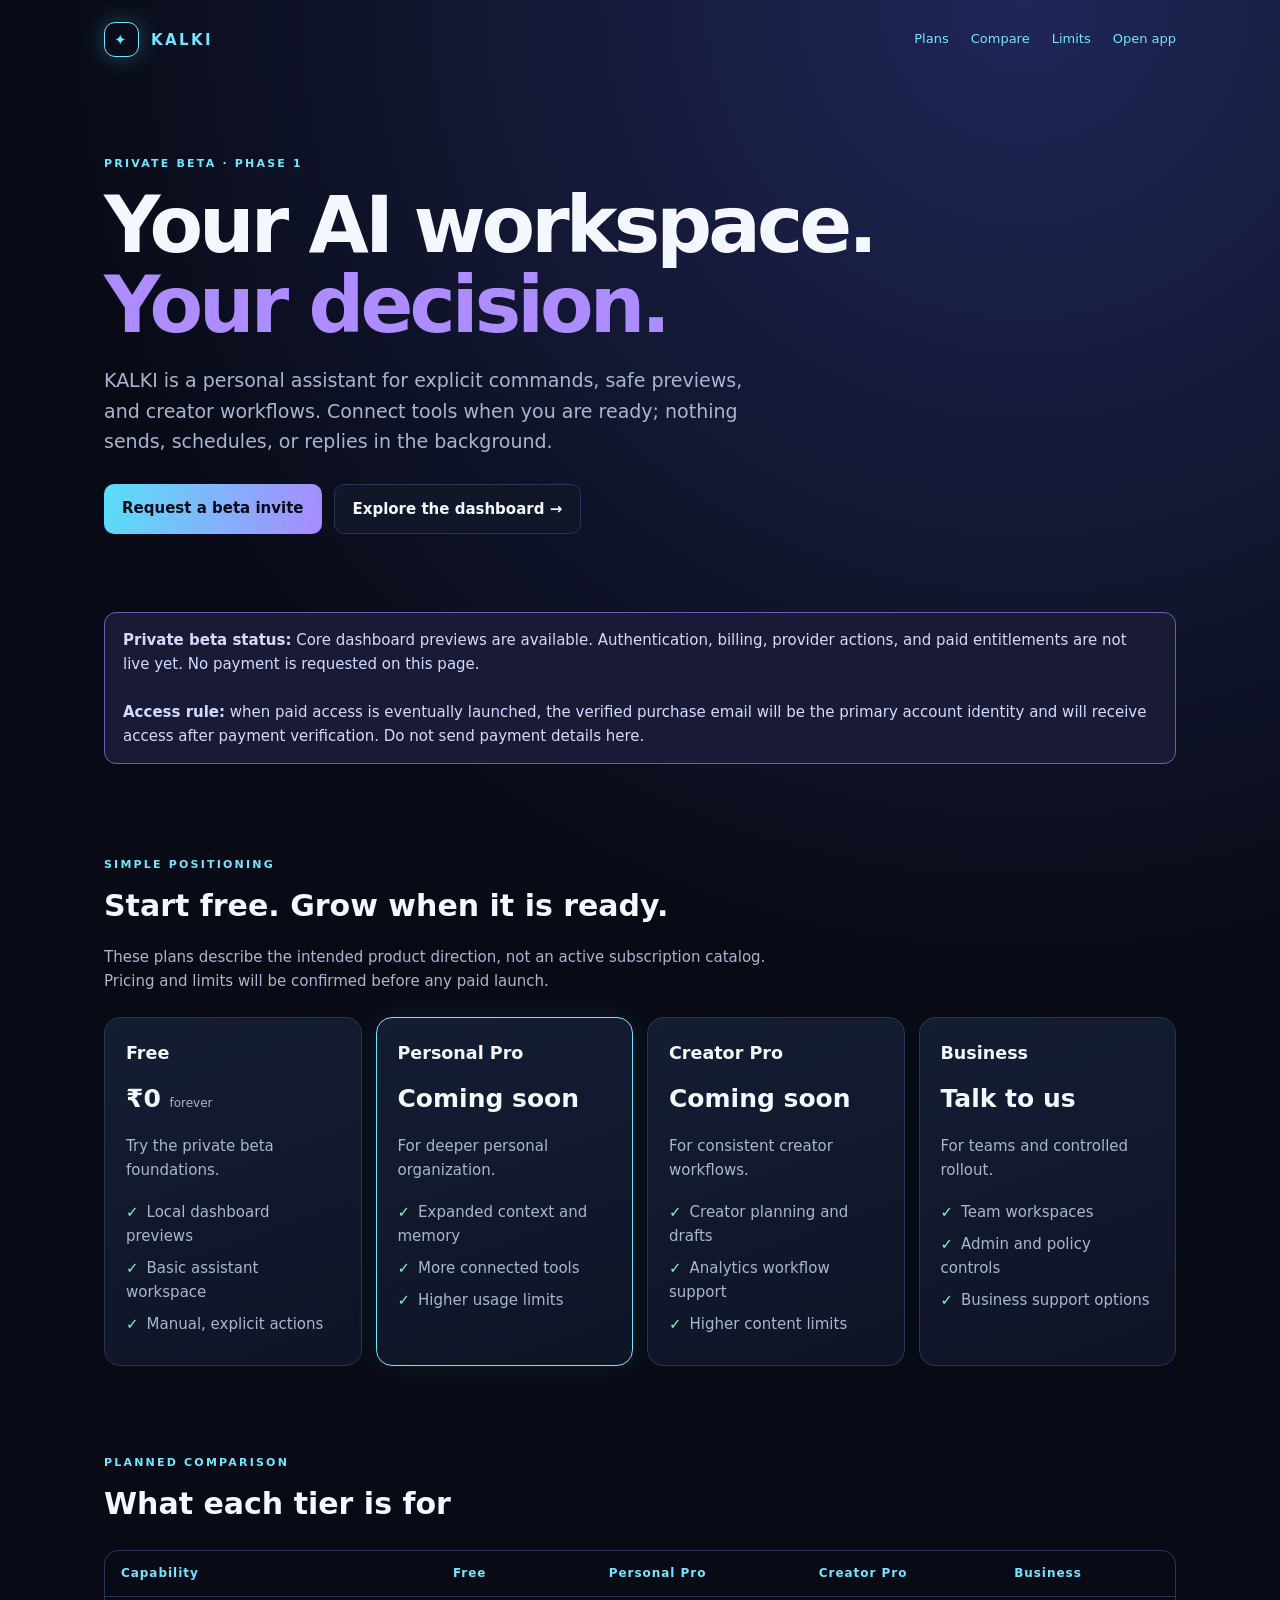
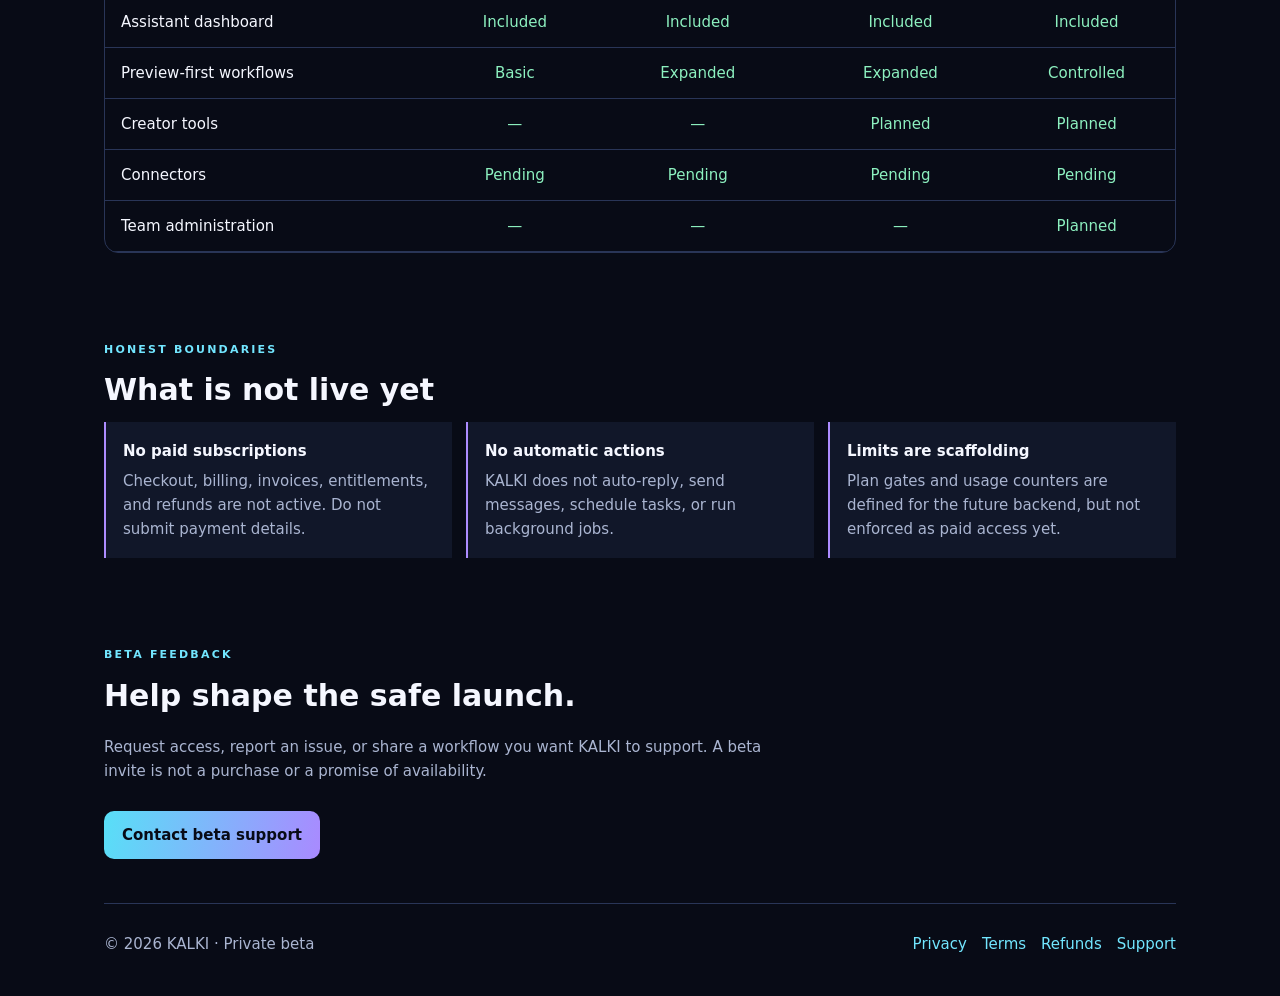
<file: beta.html>
<!doctype html>
<html lang="en">
<head>
<meta charset="utf-8"><meta name="viewport" content="width=device-width,initial-scale=1"><meta name="theme-color" content="#080b16"><meta name="description" content="KALKI private beta — an explicit-action personal AI workspace."><title>KALKI — Private Beta</title>
<style>
:root{--bg:#080b16;--panel:#111729;--panel2:#151d33;--line:#293557;--text:#f5f7ff;--muted:#aab5d1;--cyan:#72e6ff;--violet:#ad8cff;--green:#8df1c0;--max:1120px}*{box-sizing:border-box}body{margin:0;background:radial-gradient(circle at 80% 0,#202657 0,transparent 35%),var(--bg);color:var(--text);font:15px/1.6 Inter,ui-sans-serif,system-ui,-apple-system,sans-serif}a{color:var(--cyan);text-decoration:none}a:hover{text-decoration:underline}.wrap{max-width:var(--max);margin:auto;padding:0 24px}.top{display:flex;justify-content:space-between;align-items:center;padding:22px 0}.brand{display:flex;align-items:center;gap:12px;font-weight:800;letter-spacing:.16em}.mark{width:35px;height:35px;border:1px solid var(--cyan);border-radius:11px;display:grid;place-items:center;color:var(--cyan);box-shadow:0 0 22px #72e6ff44}.top nav{display:flex;gap:22px;color:var(--muted);font-size:13px}.hero{padding:76px 0 58px;max-width:820px}.eyebrow{color:var(--cyan);font-size:11px;letter-spacing:.2em;font-weight:800}.hero h1{font-size:clamp(42px,7vw,78px);line-height:1.03;margin:12px 0 20px;letter-spacing:-.05em}.hero h1 em{font-style:normal;color:var(--violet)}.hero p{font-size:19px;color:var(--muted);max-width:680px}.actions{display:flex;gap:12px;flex-wrap:wrap;margin-top:28px}.btn{padding:12px 18px;border-radius:10px;border:1px solid var(--line);color:var(--text);font-weight:700;background:var(--panel)}.btn.primary{background:linear-gradient(100deg,#58dff7,#a98aff);color:#080b16;border:0}.notice{margin:20px 0 48px;padding:15px 18px;border:1px solid #6f5eaf;background:#181a36;border-radius:12px;color:#d6d9ff}.section{padding:44px 0}.section h2{font-size:30px;margin:8px 0}.sub{color:var(--muted);max-width:700px}.grid{display:grid;grid-template-columns:repeat(4,1fr);gap:14px;margin-top:24px}.card{background:linear-gradient(160deg,var(--panel2),#0f1426);border:1px solid var(--line);border-radius:16px;padding:21px}.card.featured{border-color:var(--cyan);box-shadow:0 0 28px #72e6ff14}.card h3{margin:0 0 5px}.price{font-size:25px;font-weight:800;margin:12px 0}.price small{font-size:12px;color:var(--muted);font-weight:500}.card ul{padding:0;margin:18px 0 0;list-style:none;color:var(--muted)}.card li{margin:8px 0}.card li:before{content:'✓';color:var(--green);margin-right:8px}.compare{overflow:auto;margin-top:22px;border:1px solid var(--line);border-radius:14px}.compare table{border-collapse:collapse;width:100%;min-width:650px}.compare th,.compare td{text-align:left;padding:13px 16px;border-bottom:1px solid var(--line)}.compare th{color:var(--cyan);font-size:12px;letter-spacing:.08em}.compare td:not(:first-child){text-align:center;color:var(--green)}.limits{display:grid;grid-template-columns:repeat(3,1fr);gap:14px}.limit{padding:17px;border-left:2px solid var(--violet);background:#111729}.limit strong{display:block;margin-bottom:6px}.limit span{color:var(--muted)}footer{border-top:1px solid var(--line);padding:28px 0 40px;color:var(--muted);display:flex;justify-content:space-between;gap:18px;flex-wrap:wrap}footer nav{display:flex;gap:15px;flex-wrap:wrap}@media(max-width:800px){.grid{grid-template-columns:repeat(2,1fr)}.limits{grid-template-columns:1fr}.hero{padding-top:44px}}@media(max-width:520px){.wrap{padding:0 16px}.top nav{display:none}.grid{grid-template-columns:1fr}.hero h1{font-size:46px}}
</style></head>
<body><div class="wrap"><header class="top"><a class="brand" href="frontend/"><span class="mark">✦</span>KALKI</a><nav><a href="#plans">Plans</a><a href="#compare">Compare</a><a href="#limits">Limits</a><a href="frontend/">Open app</a></nav></header>
<main><section class="hero"><div class="eyebrow">PRIVATE BETA · PHASE 1</div><h1>Your AI workspace.<br><em>Your decision.</em></h1><p>KALKI is a personal assistant for explicit commands, safe previews, and creator workflows. Connect tools when you are ready; nothing sends, schedules, or replies in the background.</p><div class="actions"><a class="btn primary" href="https://github.com/vamshi-vfx/jarvis-mobile-edition/issues/new?title=KALKI%20beta%20invite">Request a beta invite</a><a class="btn" href="frontend/">Explore the dashboard →</a></div></section><div class="notice"><strong>Private beta status:</strong> Core dashboard previews are available. Authentication, billing, provider actions, and paid entitlements are not live yet. No payment is requested on this page.<br><br><strong>Access rule:</strong> when paid access is eventually launched, the verified purchase email will be the primary account identity and will receive access after payment verification. Do not send payment details here.</div>
<section id="plans" class="section"><div class="eyebrow">SIMPLE POSITIONING</div><h2>Start free. Grow when it is ready.</h2><p class="sub">These plans describe the intended product direction, not an active subscription catalog. Pricing and limits will be confirmed before any paid launch.</p><div class="grid"><article class="card"><h3>Free</h3><div class="price">₹0 <small>forever</small></div><p class="sub">Try the private beta foundations.</p><ul><li>Local dashboard previews</li><li>Basic assistant workspace</li><li>Manual, explicit actions</li></ul></article><article class="card featured"><h3>Personal Pro</h3><div class="price">Coming soon</div><p class="sub">For deeper personal organization.</p><ul><li>Expanded context and memory</li><li>More connected tools</li><li>Higher usage limits</li></ul></article><article class="card"><h3>Creator Pro</h3><div class="price">Coming soon</div><p class="sub">For consistent creator workflows.</p><ul><li>Creator planning and drafts</li><li>Analytics workflow support</li><li>Higher content limits</li></ul></article><article class="card"><h3>Business</h3><div class="price">Talk to us</div><p class="sub">For teams and controlled rollout.</p><ul><li>Team workspaces</li><li>Admin and policy controls</li><li>Business support options</li></ul></article></div></section>
<section id="compare" class="section"><div class="eyebrow">PLANNED COMPARISON</div><h2>What each tier is for</h2><div class="compare"><table><thead><tr><th>Capability</th><th>Free</th><th>Personal Pro</th><th>Creator Pro</th><th>Business</th></tr></thead><tbody><tr><td>Assistant dashboard</td><td>Included</td><td>Included</td><td>Included</td><td>Included</td></tr><tr><td>Preview-first workflows</td><td>Basic</td><td>Expanded</td><td>Expanded</td><td>Controlled</td></tr><tr><td>Creator tools</td><td>—</td><td>—</td><td>Planned</td><td>Planned</td></tr><tr><td>Connectors</td><td>Pending</td><td>Pending</td><td>Pending</td><td>Pending</td></tr><tr><td>Team administration</td><td>—</td><td>—</td><td>—</td><td>Planned</td></tr></tbody></table></div></section>
<section id="limits" class="section"><div class="eyebrow">HONEST BOUNDARIES</div><h2>What is not live yet</h2><div class="limits"><div class="limit"><strong>No paid subscriptions</strong><span>Checkout, billing, invoices, entitlements, and refunds are not active. Do not submit payment details.</span></div><div class="limit"><strong>No automatic actions</strong><span>KALKI does not auto-reply, send messages, schedule tasks, or run background jobs.</span></div><div class="limit"><strong>Limits are scaffolding</strong><span>Plan gates and usage counters are defined for the future backend, but not enforced as paid access yet.</span></div></div></section>
<section class="section"><div class="eyebrow">BETA FEEDBACK</div><h2>Help shape the safe launch.</h2><p class="sub">Request access, report an issue, or share a workflow you want KALKI to support. A beta invite is not a purchase or a promise of availability.</p><div class="actions"><a class="btn primary" href="https://github.com/vamshi-vfx/jarvis-mobile-edition/issues/new?title=KALKI%20beta%20feedback">Contact beta support</a></div></section></main>
<footer><span>© 2026 KALKI · Private beta</span><nav><a href="privacy.html">Privacy</a><a href="terms.html">Terms</a><a href="refunds.html">Refunds</a><a href="support.html">Support</a></nav></footer></div></body></html>
</file>
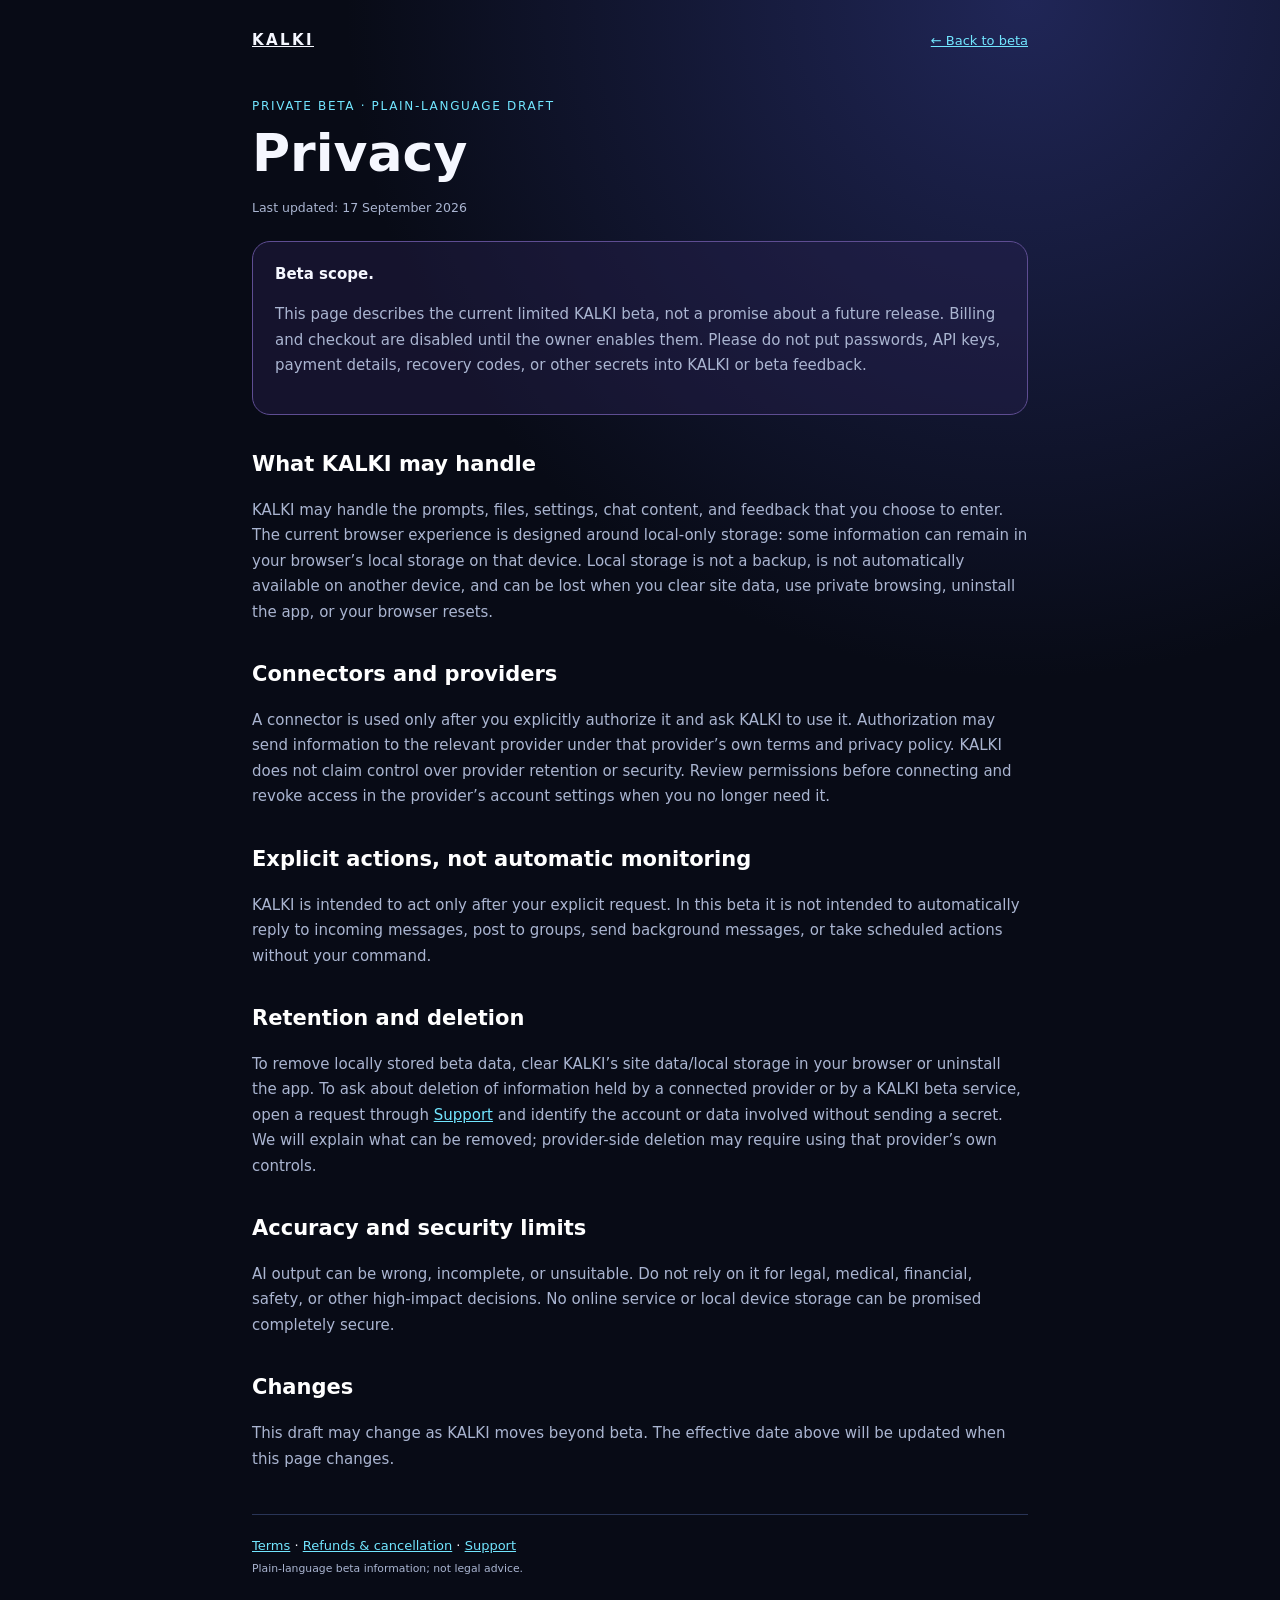
<file: privacy.html>
<!doctype html>
<html lang="en">
<head>
<meta charset="utf-8"><meta name="viewport" content="width=device-width,initial-scale=1"><meta name="theme-color" content="#080b16"><title>KALKI Privacy</title>
<style>:root{--bg:#080b16;--panel:#111729;--line:#293557;--text:#f5f7ff;--muted:#aab5d1;--cyan:#72e6ff;--violet:#ad8cff}*{box-sizing:border-box}body{margin:0;background:radial-gradient(circle at 80% 0,#202657 0,transparent 35%),var(--bg);color:var(--text);font:15px/1.7 Inter,ui-sans-serif,system-ui,-apple-system,sans-serif}main{max-width:820px;margin:auto;padding:28px 22px 64px}a{color:var(--cyan)}.nav{display:flex;justify-content:space-between;gap:16px;align-items:center;margin-bottom:42px}.brand{font-weight:800;letter-spacing:.16em;color:var(--text)}.back{font-size:13px}.eyebrow{color:var(--cyan);font-size:12px;letter-spacing:.14em;text-transform:uppercase}h1{font-size:clamp(32px,6vw,52px);line-height:1.05;margin:10px 0 14px}h2{font-size:21px;margin:32px 0 8px;color:#fff}p,li{color:var(--muted)}.card{background:rgba(17,23,41,.86);border:1px solid var(--line);border-radius:18px;padding:20px 22px;margin:20px 0}.notice{border-color:#5e4d92;background:rgba(40,31,76,.42)}small{color:var(--muted)}footer{border-top:1px solid var(--line);margin-top:42px;padding-top:20px;font-size:13px}</style>
</head><body><main><nav class="nav"><a class="brand" href="beta.html">KALKI</a><a class="back" href="beta.html">← Back to beta</a></nav>
<div class="eyebrow">Private beta · plain-language draft</div><h1>Privacy</h1><p><small>Last updated: 17 September 2026</small></p>
<div class="card notice"><strong>Beta scope.</strong><p>This page describes the current limited KALKI beta, not a promise about a future release. Billing and checkout are disabled until the owner enables them. Please do not put passwords, API keys, payment details, recovery codes, or other secrets into KALKI or beta feedback.</p></div>
<h2>What KALKI may handle</h2><p>KALKI may handle the prompts, files, settings, chat content, and feedback that you choose to enter. The current browser experience is designed around local-only storage: some information can remain in your browser’s local storage on that device. Local storage is not a backup, is not automatically available on another device, and can be lost when you clear site data, use private browsing, uninstall the app, or your browser resets.</p>
<h2>Connectors and providers</h2><p>A connector is used only after you explicitly authorize it and ask KALKI to use it. Authorization may send information to the relevant provider under that provider’s own terms and privacy policy. KALKI does not claim control over provider retention or security. Review permissions before connecting and revoke access in the provider’s account settings when you no longer need it.</p>
<h2>Explicit actions, not automatic monitoring</h2><p>KALKI is intended to act only after your explicit request. In this beta it is not intended to automatically reply to incoming messages, post to groups, send background messages, or take scheduled actions without your command.</p>
<h2>Retention and deletion</h2><p>To remove locally stored beta data, clear KALKI’s site data/local storage in your browser or uninstall the app. To ask about deletion of information held by a connected provider or by a KALKI beta service, open a request through <a href="support.html">Support</a> and identify the account or data involved without sending a secret. We will explain what can be removed; provider-side deletion may require using that provider’s own controls.</p>
<h2>Accuracy and security limits</h2><p>AI output can be wrong, incomplete, or unsuitable. Do not rely on it for legal, medical, financial, safety, or other high-impact decisions. No online service or local device storage can be promised completely secure.</p>
<h2>Changes</h2><p>This draft may change as KALKI moves beyond beta. The effective date above will be updated when this page changes.</p>
<footer><a href="terms.html">Terms</a> · <a href="refunds.html">Refunds &amp; cancellation</a> · <a href="support.html">Support</a><br><small>Plain-language beta information; not legal advice.</small></footer>
</main></body></html>
</file>
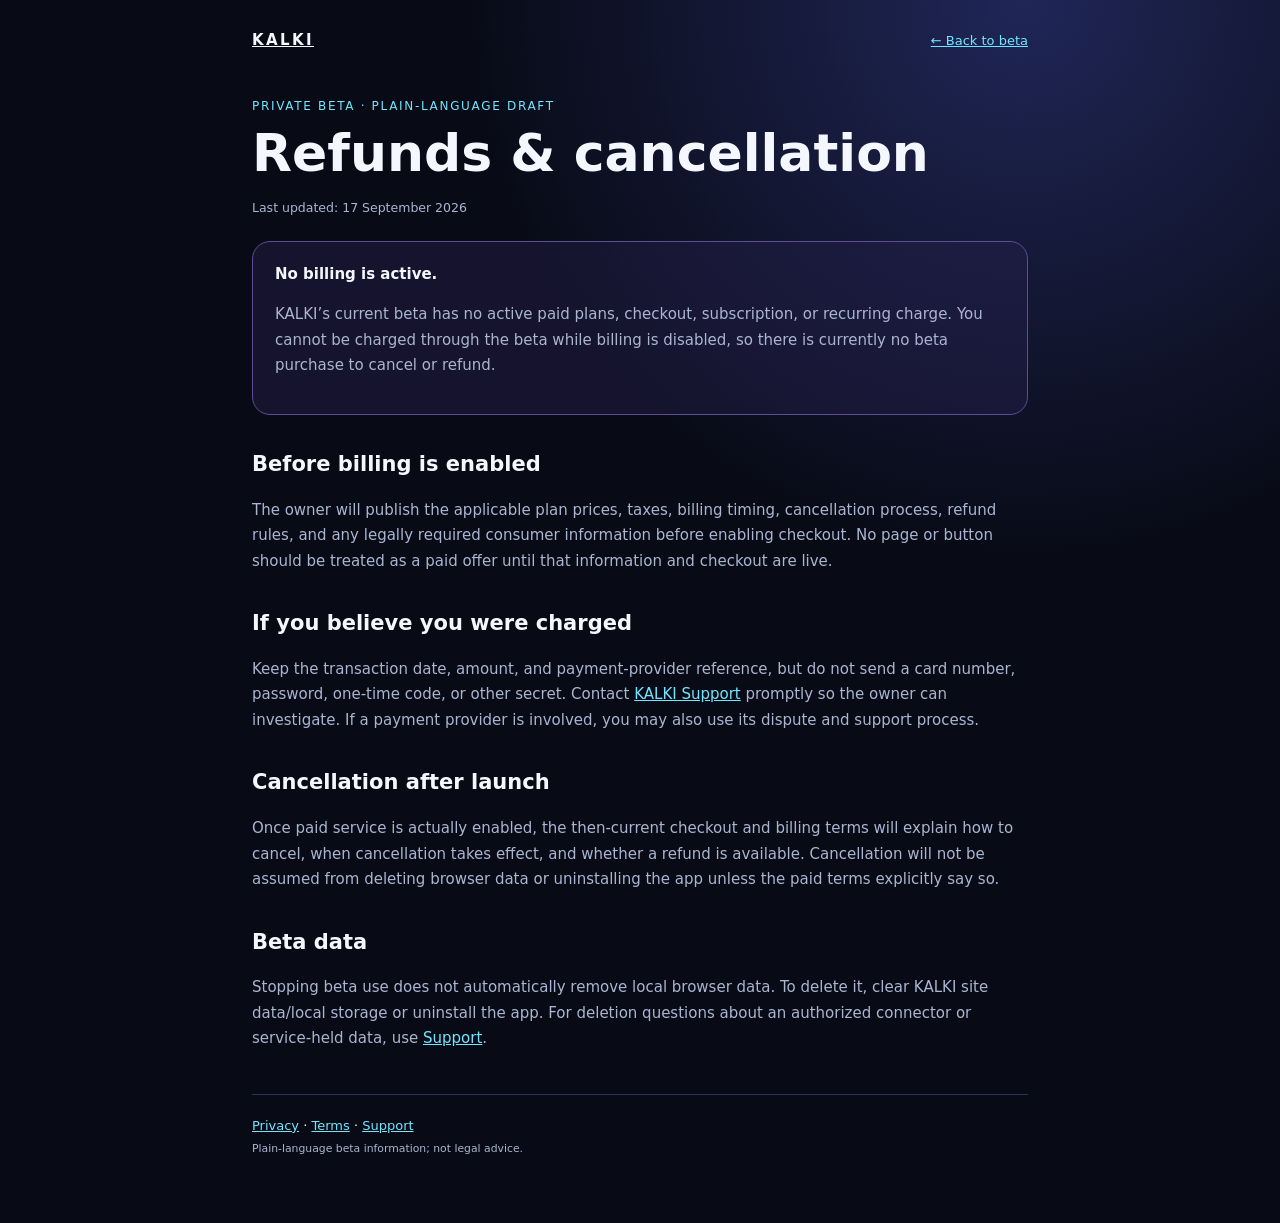
<file: refunds.html>
<!doctype html>
<html lang="en"><head><meta charset="utf-8"><meta name="viewport" content="width=device-width,initial-scale=1"><meta name="theme-color" content="#080b16"><title>KALKI Refunds &amp; Cancellation</title><style>:root{--bg:#080b16;--line:#293557;--text:#f5f7ff;--muted:#aab5d1;--cyan:#72e6ff}*{box-sizing:border-box}body{margin:0;background:radial-gradient(circle at 80% 0,#202657 0,transparent 35%),var(--bg);color:var(--text);font:15px/1.7 Inter,ui-sans-serif,system-ui,-apple-system,sans-serif}main{max-width:820px;margin:auto;padding:28px 22px 64px}a{color:var(--cyan)}.nav{display:flex;justify-content:space-between;gap:16px;align-items:center;margin-bottom:42px}.brand{font-weight:800;letter-spacing:.16em;color:var(--text)}.back{font-size:13px}.eyebrow{color:var(--cyan);font-size:12px;letter-spacing:.14em;text-transform:uppercase}h1{font-size:clamp(32px,6vw,52px);line-height:1.05;margin:10px 0 14px}h2{font-size:21px;margin:32px 0 8px}p,li{color:var(--muted)}.card{background:rgba(17,23,41,.86);border:1px solid var(--line);border-radius:18px;padding:20px 22px;margin:20px 0}.notice{border-color:#5e4d92;background:rgba(40,31,76,.42)}small{color:var(--muted)}footer{border-top:1px solid var(--line);margin-top:42px;padding-top:20px;font-size:13px}</style></head><body><main><nav class="nav"><a class="brand" href="beta.html">KALKI</a><a class="back" href="beta.html">← Back to beta</a></nav><div class="eyebrow">Private beta · plain-language draft</div><h1>Refunds &amp; cancellation</h1><p><small>Last updated: 17 September 2026</small></p><div class="card notice"><strong>No billing is active.</strong><p>KALKI’s current beta has no active paid plans, checkout, subscription, or recurring charge. You cannot be charged through the beta while billing is disabled, so there is currently no beta purchase to cancel or refund.</p></div><h2>Before billing is enabled</h2><p>The owner will publish the applicable plan prices, taxes, billing timing, cancellation process, refund rules, and any legally required consumer information before enabling checkout. No page or button should be treated as a paid offer until that information and checkout are live.</p><h2>If you believe you were charged</h2><p>Keep the transaction date, amount, and payment-provider reference, but do not send a card number, password, one-time code, or other secret. Contact <a href="support.html">KALKI Support</a> promptly so the owner can investigate. If a payment provider is involved, you may also use its dispute and support process.</p><h2>Cancellation after launch</h2><p>Once paid service is actually enabled, the then-current checkout and billing terms will explain how to cancel, when cancellation takes effect, and whether a refund is available. Cancellation will not be assumed from deleting browser data or uninstalling the app unless the paid terms explicitly say so.</p><h2>Beta data</h2><p>Stopping beta use does not automatically remove local browser data. To delete it, clear KALKI site data/local storage or uninstall the app. For deletion questions about an authorized connector or service-held data, use <a href="support.html">Support</a>.</p><footer><a href="privacy.html">Privacy</a> · <a href="terms.html">Terms</a> · <a href="support.html">Support</a><br><small>Plain-language beta information; not legal advice.</small></footer></main></body></html>
</file>
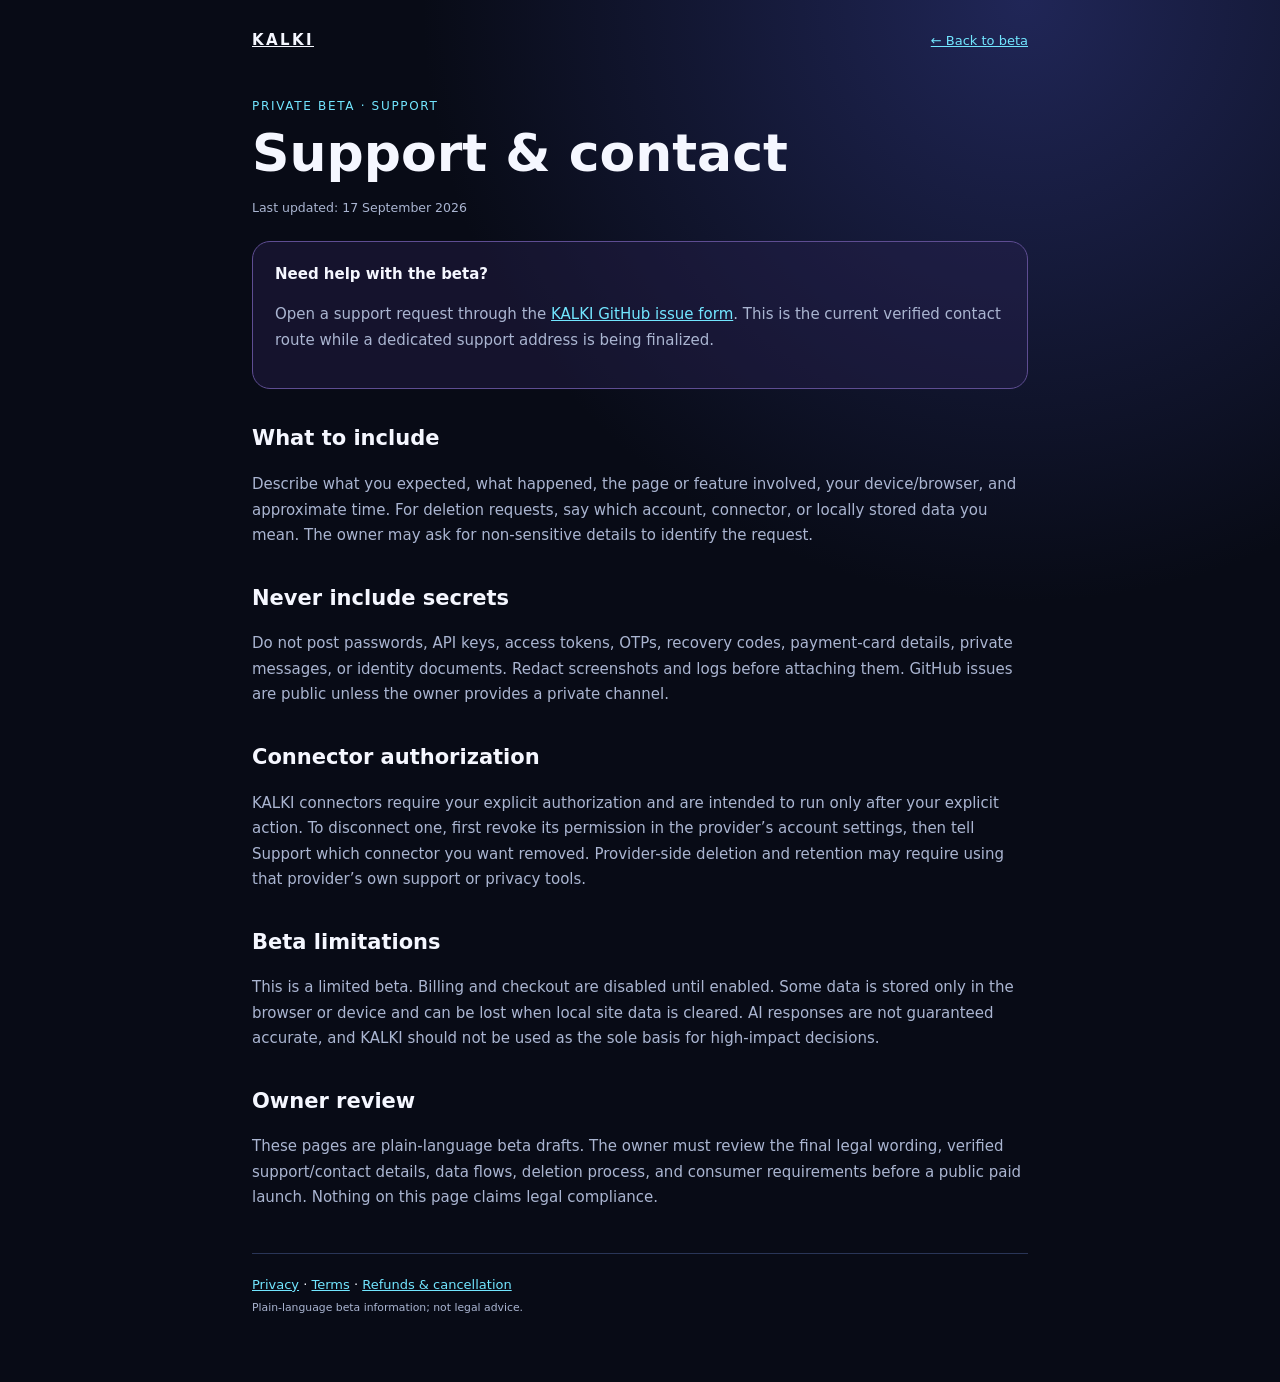
<file: support.html>
<!doctype html>
<html lang="en"><head><meta charset="utf-8"><meta name="viewport" content="width=device-width,initial-scale=1"><meta name="theme-color" content="#080b16"><title>KALKI Support &amp; Contact</title><style>:root{--bg:#080b16;--line:#293557;--text:#f5f7ff;--muted:#aab5d1;--cyan:#72e6ff}*{box-sizing:border-box}body{margin:0;background:radial-gradient(circle at 80% 0,#202657 0,transparent 35%),var(--bg);color:var(--text);font:15px/1.7 Inter,ui-sans-serif,system-ui,-apple-system,sans-serif}main{max-width:820px;margin:auto;padding:28px 22px 64px}a{color:var(--cyan)}.nav{display:flex;justify-content:space-between;gap:16px;align-items:center;margin-bottom:42px}.brand{font-weight:800;letter-spacing:.16em;color:var(--text)}.back{font-size:13px}.eyebrow{color:var(--cyan);font-size:12px;letter-spacing:.14em;text-transform:uppercase}h1{font-size:clamp(32px,6vw,52px);line-height:1.05;margin:10px 0 14px}h2{font-size:21px;margin:32px 0 8px}p,li{color:var(--muted)}.card{background:rgba(17,23,41,.86);border:1px solid var(--line);border-radius:18px;padding:20px 22px;margin:20px 0}.notice{border-color:#5e4d92;background:rgba(40,31,76,.42)}small{color:var(--muted)}footer{border-top:1px solid var(--line);margin-top:42px;padding-top:20px;font-size:13px}</style></head><body><main><nav class="nav"><a class="brand" href="beta.html">KALKI</a><a class="back" href="beta.html">← Back to beta</a></nav><div class="eyebrow">Private beta · support</div><h1>Support &amp; contact</h1><p><small>Last updated: 17 September 2026</small></p><div class="card notice"><strong>Need help with the beta?</strong><p>Open a support request through the <a href="https://github.com/vamshi-vfx/jarvis-mobile-edition/issues/new" target="_blank" rel="noopener">KALKI GitHub issue form</a>. This is the current verified contact route while a dedicated support address is being finalized.</p></div><h2>What to include</h2><p>Describe what you expected, what happened, the page or feature involved, your device/browser, and approximate time. For deletion requests, say which account, connector, or locally stored data you mean. The owner may ask for non-sensitive details to identify the request.</p><h2>Never include secrets</h2><p>Do not post passwords, API keys, access tokens, OTPs, recovery codes, payment-card details, private messages, or identity documents. Redact screenshots and logs before attaching them. GitHub issues are public unless the owner provides a private channel.</p><h2>Connector authorization</h2><p>KALKI connectors require your explicit authorization and are intended to run only after your explicit action. To disconnect one, first revoke its permission in the provider’s account settings, then tell Support which connector you want removed. Provider-side deletion and retention may require using that provider’s own support or privacy tools.</p><h2>Beta limitations</h2><p>This is a limited beta. Billing and checkout are disabled until enabled. Some data is stored only in the browser or device and can be lost when local site data is cleared. AI responses are not guaranteed accurate, and KALKI should not be used as the sole basis for high-impact decisions.</p><h2>Owner review</h2><p>These pages are plain-language beta drafts. The owner must review the final legal wording, verified support/contact details, data flows, deletion process, and consumer requirements before a public paid launch. Nothing on this page claims legal compliance.</p><footer><a href="privacy.html">Privacy</a> · <a href="terms.html">Terms</a> · <a href="refunds.html">Refunds &amp; cancellation</a><br><small>Plain-language beta information; not legal advice.</small></footer></main></body></html>
</file>
